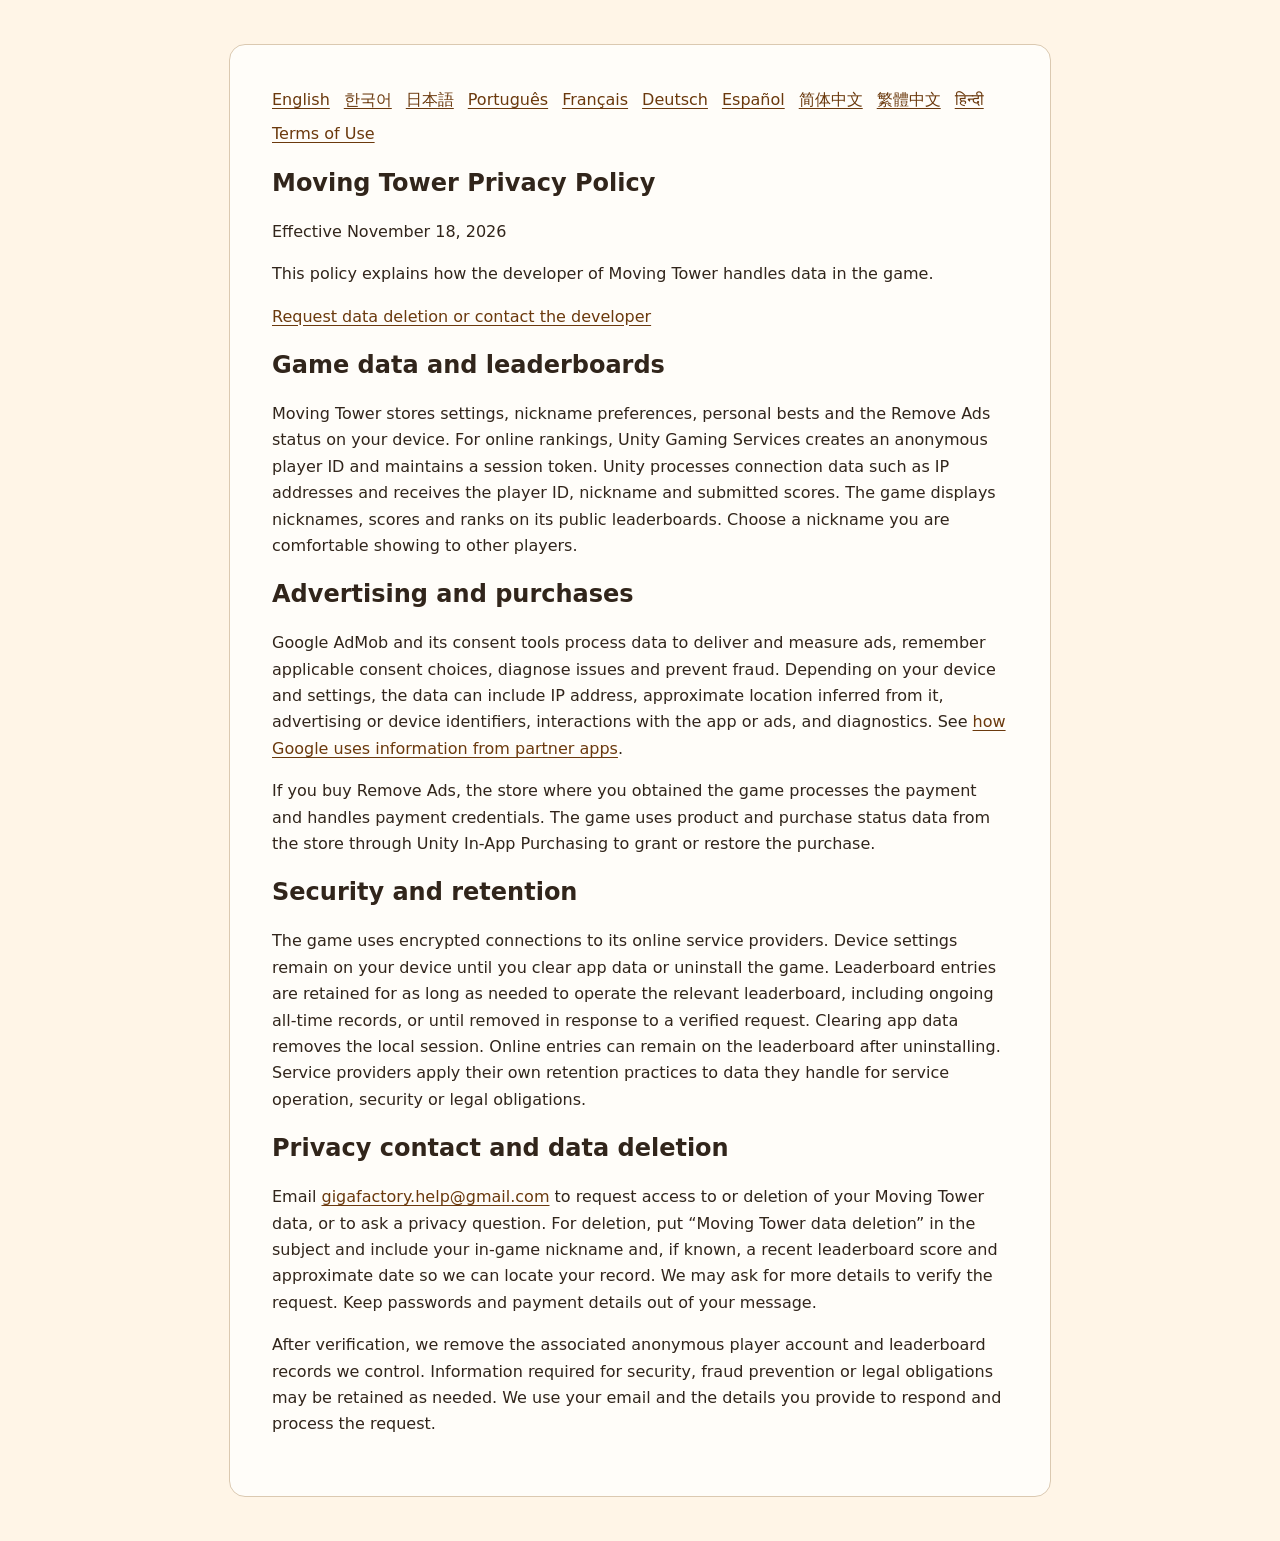
<file: docs/privacy.html>
<!doctype html>
<html lang="en">
<head>
  <meta charset="utf-8">
  <meta name="viewport" content="width=device-width, initial-scale=1">
  <title>Moving Tower Privacy Policy</title>
  <link rel="stylesheet" href="policy.css">
</head>
<body class="localized-policy">
  <main>
    <nav aria-label="Privacy policy navigation">
      <a href="#en" hreflang="en" lang="en">English</a>
      <a href="#ko" hreflang="ko" lang="ko">한국어</a>
      <a href="#ja" hreflang="ja" lang="ja">日本語</a>
      <a href="#pt-BR" hreflang="pt-BR" lang="pt-BR">Português</a>
      <a href="#fr" hreflang="fr" lang="fr">Français</a>
      <a href="#de" hreflang="de" lang="de">Deutsch</a>
      <a href="#es" hreflang="es" lang="es">Español</a>
      <a href="#zh-Hans" hreflang="zh-Hans" lang="zh-Hans">简体中文</a>
      <a href="#zh-Hant" hreflang="zh-Hant" lang="zh-Hant">繁體中文</a>
      <a href="#hi" hreflang="hi" lang="hi">हिन्दी</a>
      <a href="terms.html#en">Terms of Use</a>
    </nav>
    <article id="en" lang="en">
      <h1>Moving Tower Privacy Policy</h1>
      <p>Effective November 18, 2026</p>
      <p>This policy explains how the developer of Moving Tower handles data in the game.</p>
      <p><a href="#data-deletion">Request data deletion or contact the developer</a></p>

      <h2>Game data and leaderboards</h2>
      <p>Moving Tower stores settings, nickname preferences, personal bests and the Remove Ads status on your device. For online rankings, Unity Gaming Services creates an anonymous player ID and maintains a session token. Unity processes connection data such as IP addresses and receives the player ID, nickname and submitted scores. The game displays nicknames, scores and ranks on its public leaderboards. Choose a nickname you are comfortable showing to other players.</p>

      <h2>Advertising and purchases</h2>
      <p>Google AdMob and its consent tools process data to deliver and measure ads, remember applicable consent choices, diagnose issues and prevent fraud. Depending on your device and settings, the data can include IP address, approximate location inferred from it, advertising or device identifiers, interactions with the app or ads, and diagnostics. See <a href="https://policies.google.com/technologies/partner-sites">how Google uses information from partner apps</a>.</p>
      <p>If you buy Remove Ads, the store where you obtained the game processes the payment and handles payment credentials. The game uses product and purchase status data from the store through Unity In-App Purchasing to grant or restore the purchase.</p>

      <h2>Security and retention</h2>
      <p>The game uses encrypted connections to its online service providers. Device settings remain on your device until you clear app data or uninstall the game. Leaderboard entries are retained for as long as needed to operate the relevant leaderboard, including ongoing all-time records, or until removed in response to a verified request. Clearing app data removes the local session. Online entries can remain on the leaderboard after uninstalling. Service providers apply their own retention practices to data they handle for service operation, security or legal obligations.</p>

      <h2 id="data-deletion">Privacy contact and data deletion</h2>
      <p>Email <a href="mailto:gigafactory.help@gmail.com">gigafactory.help@gmail.com</a> to request access to or deletion of your Moving Tower data, or to ask a privacy question. For deletion, put “Moving Tower data deletion” in the subject and include your in-game nickname and, if known, a recent leaderboard score and approximate date so we can locate your record. We may ask for more details to verify the request. Keep passwords and payment details out of your message.</p>
      <p>After verification, we remove the associated anonymous player account and leaderboard records we control. Information required for security, fraud prevention or legal obligations may be retained as needed. We use your email and the details you provide to respond and process the request.</p>
    </article>

    <article id="ko" lang="ko">
      <h1>무빙 타워 개인정보처리방침</h1>
      <p>시행일 2026년 11월 18일</p>
      <p>이 방침은 무빙 타워(Moving Tower) 개발자가 게임에서 데이터를 처리하는 방법을 안내합니다.</p>
      <p><a href="#data-deletion-ko">데이터 삭제 요청 및 개인정보 문의</a></p>

      <h2>게임 데이터와 랭킹</h2>
      <p>게임 설정, 닉네임, 개인 기록, 광고 제거 구매 상태는 기기에 저장됩니다. 온라인 랭킹을 이용할 때 Unity Gaming Services는 익명 플레이어 ID를 생성하고 로그인 세션을 유지합니다. Unity는 IP 주소 등 연결 정보와 플레이어 ID, 닉네임, 제출한 점수를 처리합니다. 랭킹에서 다른 플레이어가 닉네임, 점수와 순위를 볼 수 있으니 공개 가능한 닉네임을 사용해 주세요.</p>

      <h2>광고와 결제</h2>
      <p>Google AdMob 및 광고 동의 기능은 광고 표시와 성과 측정, 동의 설정 반영, 오류 진단, 부정 이용 방지를 위해 데이터를 처리합니다. 기기와 설정에 따라 IP 주소와 이를 통해 추정한 대략적인 위치, 광고 또는 기기 식별자, 앱과 광고 상호작용, 진단 정보가 포함될 수 있습니다. 자세한 내용은 <a href="https://policies.google.com/technologies/partner-sites?hl=ko">Google의 파트너 앱 정보 사용 안내</a>에서 확인할 수 있습니다.</p>
      <p>광고 제거 상품을 구입하면 게임을 설치한 스토어가 결제와 결제 수단 정보를 처리합니다. 게임은 Unity 인앱 결제를 통해 스토어의 상품 및 구매 상태 정보를 확인해 구매를 적용하거나 복원합니다.</p>

      <h2>보호 및 보관</h2>
      <p>게임은 온라인 서비스 제공업체와 통신할 때 전송을 암호화합니다. 기기 설정은 앱 데이터를 지우거나 앱을 삭제할 때까지 기기에 남습니다. 온라인 기록은 해당 랭킹을 운영하는 데 필요한 기간에 보관되며, 확인된 삭제 요청에 따라 제거됩니다. 앱을 삭제해도 온라인 랭킹 기록은 남을 수 있습니다. 서비스 제공업체는 서비스 운영, 보안 및 법적 의무를 위해 각자의 보관 기준을 적용합니다.</p>

      <h2 id="data-deletion-ko">개인정보 문의 및 데이터 삭제</h2>
      <p>개인정보 열람이나 삭제 요청, 기타 문의는 <a href="mailto:gigafactory.help@gmail.com">gigafactory.help@gmail.com</a>로 보내 주세요. 삭제를 요청할 때는 제목에 ‘무빙 타워 데이터 삭제’를 적고, 게임 닉네임과 알고 계신 최근 랭킹 점수 및 대략적인 플레이 날짜를 알려 주세요. 기록을 찾고 요청자를 확인하기 위해 추가 정보를 요청할 수 있습니다. 비밀번호나 결제 수단 정보는 보내지 마세요.</p>
      <p>요청을 확인하면 개발자가 관리하는 익명 플레이어 계정과 관련 랭킹 기록을 삭제합니다. 보안, 부정 이용 방지 또는 법적 의무상 보관이 필요한 정보는 해당 목적에 필요한 기간 동안 보관할 수 있습니다. 이메일 주소와 제출 정보는 문의에 답하고 요청을 처리하는 데 사용합니다.</p>
    </article>

    <article id="ja" lang="ja">
      <h1>ムービングタワー プライバシーポリシー</h1>
      <p>2026年11月18日発効</p>
      <p>本ポリシーは、ムービングタワー（Moving Tower）の開発者がゲーム内のデータをどのように取り扱うかを説明します。</p>
      <p><a href="#data-deletion-ja">データの削除申請とお問い合わせ</a></p>

      <h2>ゲームデータとランキング</h2>
      <p>ゲーム設定、ニックネーム、自己ベスト、広告削除の購入状況は端末に保存されます。オンラインランキングを利用すると、Unity Gaming Services が匿名プレイヤー ID を作成し、セッショントークンを管理します。Unity は IP アドレスなどの接続情報、プレイヤー ID、ニックネーム、送信したスコアを処理します。公開ランキングにはニックネーム、スコア、順位が表示されます。他のプレイヤーに公開してもよいニックネームを選んでください。</p>

      <h2>広告と購入</h2>
      <p>Google AdMob と同意管理ツールは、広告の配信と効果測定、同意設定の保存、不具合の診断、不正防止のためにデータを処理します。端末や設定によって、IP アドレスとそこから推定されるおおよその位置、広告識別子や端末識別子、アプリや広告の操作情報、診断情報が含まれることがあります。詳しくは <a href="https://policies.google.com/technologies/partner-sites?hl=ja">Google のパートナーアプリのデータ利用について</a>をご覧ください。</p>
      <p>広告削除を購入する場合、ゲームを入手したストアが決済と支払い方法の情報を処理します。ゲームは Unity In-App Purchasing を通じてストアの商品情報と購入状況を確認し、購入を反映または復元します。</p>

      <h2>安全管理と保管</h2>
      <p>ゲームはオンラインサービスとの通信を暗号化します。端末の設定は、アプリのデータを消去するかゲームをアンインストールするまで端末に残ります。ランキング記録は、通算ランキングを含む各ランキングの運営に必要な期間、または確認済みの削除申請により取り除かれるまで保管されます。アプリデータを消去すると端末内のセッションは失われます。アンインストール後もオンライン記録が残る場合があります。サービス提供者は、サービスの運営、安全管理、法令上の義務のために取り扱うデータにそれぞれの保管方針を適用します。</p>

      <h2 id="data-deletion-ja">個人情報のお問い合わせとデータの削除</h2>
      <p>データの開示、削除、プライバシーに関するお問い合わせは <a href="mailto:gigafactory.help@gmail.com">gigafactory.help@gmail.com</a> までご連絡ください。削除申請の件名には「ムービングタワー データ削除」と記載し、ゲーム内のニックネーム、分かる場合は最近のランキングスコアとおおよそのプレイ日をお知らせください。申請の確認に追加情報をお願いする場合があります。パスワードや支払い方法の情報は送信しないでください。</p>
      <p>申請を確認した後、開発者が管理する匿名プレイヤーアカウントと関連するランキング記録を削除します。安全管理、不正防止、法令上の義務に必要な情報は、その目的に必要な期間保管される場合があります。メールアドレスと送信された情報は、回答と申請の処理に使用します。</p>
    </article>

    <article id="pt-BR" lang="pt-BR">
      <h1>Política de Privacidade do Moving Tower</h1>
      <p>Em vigor desde 18 de novembro de 2026</p>
      <p>Esta política explica como o desenvolvedor do Moving Tower trata os dados no jogo.</p>
      <p><a href="#data-deletion-pt-BR">Solicitar a exclusão de dados ou entrar em contato</a></p>

      <h2>Dados do jogo e classificações</h2>
      <p>O Moving Tower salva no dispositivo as configurações, o apelido, os recordes pessoais e o status da compra de remoção de anúncios. Para as classificações online, o Unity Gaming Services cria um identificador anônimo de jogador e mantém um token de sessão. A Unity trata dados de conexão, como o endereço IP, e recebe o identificador do jogador, o apelido e as pontuações enviadas. As classificações públicas mostram os apelidos, as pontuações e as posições. Escolha um apelido que você se sinta à vontade para mostrar a outros jogadores.</p>

      <h2>Publicidade e compras</h2>
      <p>O Google AdMob e suas ferramentas de consentimento tratam dados para exibir e medir anúncios, registrar as escolhas de consentimento, diagnosticar problemas e prevenir fraudes. Dependendo do dispositivo e das configurações, isso pode incluir o endereço IP, a localização aproximada estimada a partir dele, identificadores de publicidade ou do dispositivo, interações com o app ou os anúncios e dados de diagnóstico. Consulte <a href="https://policies.google.com/technologies/partner-sites?hl=pt-BR">como o Google usa informações de apps parceiros</a>.</p>
      <p>Ao comprar a remoção de anúncios, a loja onde você obteve o jogo processa o pagamento e os dados do meio de pagamento. O jogo usa informações de produto e de status da compra fornecidas pela loja por meio do Unity In-App Purchasing para aplicar ou restaurar a compra.</p>

      <h2>Segurança e retenção</h2>
      <p>O jogo usa conexões criptografadas com seus prestadores de serviços online. As configurações ficam no dispositivo até você limpar os dados do app ou desinstalar o jogo. Os registros das classificações são mantidos pelo tempo necessário para operar cada classificação, incluindo a geral, ou até serem removidos após uma solicitação verificada. Limpar os dados do app elimina a sessão local. Os registros online podem permanecer após a desinstalação. Os prestadores aplicam suas próprias práticas de retenção aos dados que tratam para operar os serviços, garantir a segurança ou cumprir obrigações legais.</p>

      <h2 id="data-deletion-pt-BR">Contato de privacidade e exclusão de dados</h2>
      <p>Envie um e-mail para <a href="mailto:gigafactory.help@gmail.com">gigafactory.help@gmail.com</a> para solicitar acesso aos dados do Moving Tower, pedir a exclusão ou esclarecer dúvidas de privacidade. Para excluir dados, escreva “Exclusão de dados do Moving Tower” no assunto e informe seu apelido no jogo. Se souber, indique uma pontuação recente na classificação e a data aproximada para ajudar a localizar o registro. Podemos pedir informações adicionais para verificar a solicitação. Evite enviar senhas ou dados de pagamento.</p>
      <p>Após a verificação, excluímos a conta anônima e os registros associados da classificação que estão sob nosso controle. Informações necessárias para segurança, prevenção de fraudes ou cumprimento de obrigações legais podem ser retidas pelo tempo necessário. Usamos seu endereço de e-mail e as informações fornecidas para responder e processar a solicitação.</p>
    </article>

    <article id="fr" lang="fr">
      <h1>Politique de confidentialité de Moving Tower</h1>
      <p>En vigueur depuis le 18 novembre 2026</p>
      <p>Cette politique explique comment le développeur de Moving Tower traite les données dans le jeu.</p>
      <p><a href="#data-deletion-fr">Demander la suppression des données ou contacter le développeur</a></p>

      <h2>Données du jeu et classements</h2>
      <p>Moving Tower enregistre sur votre appareil les réglages, le pseudonyme, les records personnels et le statut de l’achat de suppression des publicités. Pour les classements en ligne, Unity Gaming Services crée un identifiant de joueur anonyme et conserve un jeton de session. Unity traite les données de connexion, comme l’adresse IP, et reçoit l’identifiant du joueur, le pseudonyme et les scores envoyés. Les classements publics affichent les pseudonymes, les scores et les rangs. Choisissez un pseudonyme que vous acceptez de rendre visible aux autres joueurs.</p>

      <h2>Publicité et achats</h2>
      <p>Google AdMob et ses outils de consentement traitent des données pour diffuser et mesurer les publicités, mémoriser les choix de consentement, diagnostiquer les problèmes et prévenir la fraude. Selon l’appareil et les réglages, ces données peuvent comprendre l’adresse IP, la localisation approximative déduite de celle-ci, les identifiants publicitaires ou de l’appareil, les interactions avec l’application ou les publicités et les données de diagnostic. Consultez <a href="https://policies.google.com/technologies/partner-sites?hl=fr">l’explication de Google sur l’utilisation des données des applications partenaires</a>.</p>
      <p>Si vous achetez la suppression des publicités, la boutique où vous avez obtenu le jeu traite le paiement et les informations relatives au moyen de paiement. Le jeu utilise les informations sur le produit et le statut d’achat fournies par la boutique via Unity In-App Purchasing pour appliquer ou restaurer l’achat.</p>

      <h2>Sécurité et conservation</h2>
      <p>Le jeu utilise des connexions chiffrées avec ses fournisseurs de services en ligne. Les réglages restent sur l’appareil jusqu’à l’effacement des données de l’application ou la désinstallation du jeu. Les entrées sont conservées le temps nécessaire au fonctionnement du classement concerné, notamment des classements de tous les temps, ou jusqu’à leur suppression à la suite d’une demande vérifiée. L’effacement des données de l’application supprime la session locale. Des entrées en ligne peuvent subsister après la désinstallation. Les fournisseurs appliquent leurs propres règles de conservation aux données qu’ils traitent pour assurer le fonctionnement et la sécurité des services ou satisfaire à des obligations légales.</p>

      <h2 id="data-deletion-fr">Contact et suppression des données</h2>
      <p>Pour demander l’accès à vos données Moving Tower, leur suppression ou poser une question, écrivez à <a href="mailto:gigafactory.help@gmail.com">gigafactory.help@gmail.com</a>. Pour une suppression, indiquez « Suppression de données Moving Tower » en objet et précisez votre pseudonyme dans le jeu. Si vous les connaissez, ajoutez un score récent au classement et sa date approximative. Nous pouvons demander des informations complémentaires pour vérifier la demande. Évitez de transmettre des mots de passe ou des informations de paiement.</p>
      <p>Après vérification, nous supprimons le compte de joueur anonyme et les entrées associées que nous contrôlons. Les données nécessaires à la sécurité, à la prévention de la fraude ou au respect d’obligations légales peuvent être conservées pendant la durée nécessaire. Votre adresse e-mail et les informations communiquées nous servent à répondre et à traiter la demande.</p>
    </article>

    <article id="de" lang="de">
      <h1>Datenschutzerklärung für Moving Tower</h1>
      <p>Gültig seit dem 18. November 2026</p>
      <p>Diese Erklärung beschreibt, wie der Entwickler von Moving Tower Daten im Spiel verarbeitet.</p>
      <p><a href="#data-deletion-de">Datenlöschung beantragen oder Kontakt aufnehmen</a></p>

      <h2>Spieldaten und Ranglisten</h2>
      <p>Moving Tower speichert Einstellungen, Spitznamen, persönliche Bestleistungen und den Kaufstatus für die Entfernung von Werbung auf dem Gerät. Für Online-Ranglisten erstellt Unity Gaming Services eine anonyme Spieler-ID und verwaltet ein Sitzungstoken. Unity verarbeitet Verbindungsdaten wie IP-Adressen und erhält die Spieler-ID, den Spitznamen und übermittelte Punktestände. Öffentliche Ranglisten zeigen Spitznamen, Punktestände und Platzierungen. Wähle einen Spitznamen, den du anderen Spielern anzeigen möchtest.</p>

      <h2>Werbung und Käufe</h2>
      <p>Google AdMob und seine Einwilligungswerkzeuge verarbeiten Daten, um Werbung auszuliefern und zu messen, Einwilligungsentscheidungen zu speichern, Probleme zu diagnostizieren und Betrug zu verhindern. Je nach Gerät und Einstellungen können dazu IP-Adressen, daraus abgeleitete ungefähre Standorte, Werbe- oder Gerätekennungen, Interaktionen mit der App oder Werbung und Diagnosedaten gehören. Weitere Informationen findest du unter <a href="https://policies.google.com/technologies/partner-sites?hl=de">Googles Verarbeitung von Daten aus Partner-Apps</a>.</p>
      <p>Beim Kauf der Werbeentfernung verarbeitet der Store, über den du das Spiel bezogen hast, die Zahlung und die Zahlungsdaten. Das Spiel verwendet über Unity In-App Purchasing bereitgestellte Produkt- und Kaufstatusinformationen des Stores, um den Kauf freizuschalten oder wiederherzustellen.</p>

      <h2>Sicherheit und Aufbewahrung</h2>
      <p>Das Spiel kommuniziert verschlüsselt mit Online-Dienstleistern. Einstellungen bleiben auf dem Gerät, bis du die App-Daten löschst oder das Spiel deinstallierst. Einträge werden so lange gespeichert, wie sie für den Betrieb der jeweiligen Rangliste einschließlich der Gesamtrangliste erforderlich sind, oder bis sie auf eine verifizierte Anfrage hin entfernt werden. Das Löschen der App-Daten entfernt die lokale Sitzung. Online-Einträge können nach der Deinstallation bestehen bleiben. Dienstleister wenden für Daten, die sie für den Betrieb, die Sicherheit oder zur Erfüllung gesetzlicher Pflichten verarbeiten, ihre eigenen Aufbewahrungsregeln an.</p>

      <h2 id="data-deletion-de">Datenschutzkontakt und Datenlöschung</h2>
      <p>Schreibe an <a href="mailto:gigafactory.help@gmail.com">gigafactory.help@gmail.com</a>, wenn du Auskunft über deine Moving-Tower-Daten oder deren Löschung beantragen möchtest oder Fragen zum Datenschutz hast. Nutze für Löschanfragen den Betreff „Moving Tower Datenlöschung“ und gib deinen Spitznamen im Spiel an. Falls bekannt, nenne einen aktuellen Ranglistenpunktestand und das ungefähre Spieldatum. Zur Prüfung der Anfrage können wir weitere Angaben benötigen. Sende keine Passwörter oder Zahlungsdaten.</p>
      <p>Nach der Prüfung löschen wir das anonyme Spielerkonto und zugehörige Ranglisteneinträge, die wir verwalten. Für Sicherheit, Betrugsprävention oder gesetzliche Pflichten erforderliche Informationen können so lange wie nötig aufbewahrt werden. Deine E-Mail-Adresse und die bereitgestellten Angaben verwenden wir zur Beantwortung und Bearbeitung der Anfrage.</p>
    </article>

    <article id="es" lang="es">
      <h1>Política de privacidad de Moving Tower</h1>
      <p>En vigor desde el 18 de noviembre de 2026</p>
      <p>Esta política explica cómo el desarrollador de Moving Tower trata los datos en el juego.</p>
      <p><a href="#data-deletion-es">Solicitar la eliminación de datos o contactar con el desarrollador</a></p>

      <h2>Datos del juego y clasificaciones</h2>
      <p>Moving Tower guarda en tu dispositivo los ajustes, el apodo, los récords personales y el estado de la compra para eliminar anuncios. Para las clasificaciones en línea, Unity Gaming Services crea un identificador anónimo de jugador y mantiene un token de sesión. Unity trata datos de conexión como la dirección IP y recibe el identificador, el apodo y las puntuaciones enviadas. Las clasificaciones públicas muestran los apodos, las puntuaciones y las posiciones. Elige un apodo que quieras mostrar a otros jugadores.</p>

      <h2>Publicidad y compras</h2>
      <p>Google AdMob y sus herramientas de consentimiento tratan datos para mostrar y medir anuncios, conservar las decisiones de consentimiento, diagnosticar problemas y prevenir el fraude. Según el dispositivo y los ajustes, los datos pueden incluir la dirección IP, la ubicación aproximada deducida de ella, identificadores publicitarios o del dispositivo, interacciones con la app o con anuncios y datos de diagnóstico. Consulta <a href="https://policies.google.com/technologies/partner-sites?hl=es">cómo usa Google la información de aplicaciones asociadas</a>.</p>
      <p>Si compras la eliminación de anuncios, la tienda donde obtuviste el juego procesa el pago y los datos del medio de pago. El juego utiliza información del producto y del estado de la compra de la tienda a través de Unity In-App Purchasing para aplicar o restaurar la compra.</p>

      <h2>Seguridad y conservación</h2>
      <p>El juego usa conexiones cifradas con sus proveedores de servicios en línea. Los ajustes se conservan en el dispositivo hasta que borres los datos de la app o desinstales el juego. Las entradas se conservan durante el tiempo necesario para operar la clasificación correspondiente, incluidas las clasificaciones históricas, o hasta que se eliminen tras una solicitud verificada. Al borrar los datos de la app se elimina la sesión local. Los registros en línea pueden permanecer después de desinstalar el juego. Los proveedores aplican sus propias prácticas de conservación a los datos que tratan para operar los servicios, garantizar la seguridad o cumplir obligaciones legales.</p>

      <h2 id="data-deletion-es">Contacto de privacidad y eliminación de datos</h2>
      <p>Escribe a <a href="mailto:gigafactory.help@gmail.com">gigafactory.help@gmail.com</a> para solicitar acceso a tus datos de Moving Tower, pedir su eliminación o hacer una consulta de privacidad. Para una eliminación, indica «Eliminación de datos de Moving Tower» en el asunto e incluye tu apodo en el juego. Si los sabes, añade una puntuación reciente en la clasificación y la fecha aproximada. Podemos pedirte más información para verificar la solicitud. Evita enviar contraseñas o datos de pago.</p>
      <p>Tras verificar la solicitud, eliminamos la cuenta anónima de jugador y las entradas de clasificación asociadas que controlamos. La información necesaria por motivos de seguridad, prevención del fraude u obligaciones legales puede conservarse el tiempo necesario. Usamos tu dirección de correo electrónico y los datos que nos facilites para responder y gestionar la solicitud.</p>
    </article>

    <article id="zh-Hans" lang="zh-Hans">
      <h1>Moving Tower 隐私政策</h1>
      <p>自 2026 年 11 月 18 日起生效</p>
      <p>本政策说明 Moving Tower 的开发者如何在游戏中处理数据。</p>
      <p><a href="#data-deletion-zh-Hans">申请删除数据或联系开发者</a></p>

      <h2>游戏数据和排行榜</h2>
      <p>Moving Tower 会在设备上保存设置、昵称、个人最佳记录和移除广告的购买状态。为提供在线排行榜，Unity Gaming Services 会生成匿名玩家 ID 并维护会话令牌。Unity 会处理 IP 地址等连接数据，并接收玩家 ID、昵称和提交的分数。公开排行榜会显示昵称、分数和名次。请选择你愿意向其他玩家公开的昵称。</p>

      <h2>广告与购买</h2>
      <p>Google AdMob 及其同意管理工具会处理数据，用于投放广告、衡量广告效果、保存同意设置、诊断问题和防止欺诈。根据设备和设置，这些数据可能包括 IP 地址、由此推断的大致位置、广告或设备标识符、与应用或广告的互动信息以及诊断数据。请参阅 <a href="https://policies.google.com/technologies/partner-sites?hl=zh-CN">Google 如何使用合作伙伴应用的信息</a>。</p>
      <p>如果购买移除广告，提供本游戏的应用商店会处理付款和支付凭据信息。游戏通过 Unity In-App Purchasing 使用商店提供的商品和购买状态信息来生效或恢复购买。</p>

      <h2>安全和保存期限</h2>
      <p>游戏通过加密连接与在线服务提供商通信。设备设置会保存在本机，直到你清除应用数据或卸载游戏。排行榜记录会保存在运营相应排行榜（包括历史总榜）所需的期间内，或在核实删除请求后移除。清除应用数据会删除本机会话，卸载后在线记录仍可能保留。各服务提供商会依照自己的保留规则处理用于服务运营、安全和履行法律义务的数据。</p>

      <h2 id="data-deletion-zh-Hans">隐私联系和数据删除</h2>
      <p>如需访问或删除 Moving Tower 数据，或咨询隐私问题，请发送邮件至 <a href="mailto:gigafactory.help@gmail.com">gigafactory.help@gmail.com</a>。申请删除时，请在主题中注明“Moving Tower 数据删除”，并提供游戏昵称。如果知道，也请提供近期排行榜分数和大致的游玩日期。我们可能需要补充信息以核实请求。请勿发送密码或付款信息。</p>
      <p>核实后，我们会删除由我们管理的匿名玩家账号和相关排行榜记录。为保障安全、防止欺诈或履行法律义务所需的信息可能会在必要期间内保留。我们会使用你的电子邮件地址及你提供的信息来回复和处理请求。</p>
    </article>

    <article id="zh-Hant" lang="zh-Hant">
      <h1>Moving Tower 隱私權政策</h1>
      <p>自 2026 年 11 月 18 日起生效</p>
      <p>本政策說明 Moving Tower 開發者如何處理遊戲中的資料。</p>
      <p><a href="#data-deletion-zh-Hant">申請刪除資料或聯絡開發者</a></p>

      <h2>遊戲資料與排行榜</h2>
      <p>Moving Tower 會在裝置上儲存設定、暱稱、個人最佳紀錄和移除廣告的購買狀態。為提供線上排行榜，Unity Gaming Services 會建立匿名玩家 ID，並維護工作階段權杖。Unity 會處理 IP 位址等連線資料，並接收玩家 ID、暱稱與提交的分數。公開排行榜會顯示暱稱、分數與名次。請選擇你願意向其他玩家公開的暱稱。</p>

      <h2>廣告與購買</h2>
      <p>Google AdMob 和同意管理工具會處理資料，以刊登廣告、衡量廣告成效、保存同意設定、診斷問題及防止詐欺。依裝置和設定而定，資料可能包括 IP 位址、由此推估的大致位置、廣告或裝置識別碼、與應用程式或廣告的互動資訊及診斷資料。請參閱 <a href="https://policies.google.com/technologies/partner-sites?hl=zh-TW">Google 如何使用合作夥伴應用程式的資訊</a>。</p>
      <p>若購買移除廣告，提供本遊戲的應用程式商店會處理付款及付款方式資訊。遊戲透過 Unity In-App Purchasing 使用商店提供的商品與購買狀態資訊，以套用或回復購買項目。</p>

      <h2>安全與保存期限</h2>
      <p>遊戲透過加密連線與線上服務提供者通訊。裝置設定會保留在本機，直到你清除應用程式資料或解除安裝遊戲。排行榜紀錄會在營運相應排行榜（包括歷史總榜）所需期間內保存，或於刪除請求經確認後移除。清除應用程式資料會移除本機工作階段，解除安裝後線上紀錄仍可能保留。服務提供者會依各自的保存政策處理服務營運、安全維護及履行法律義務所需的資料。</p>

      <h2 id="data-deletion-zh-Hant">隱私聯絡與資料刪除</h2>
      <p>如需存取或刪除 Moving Tower 資料，或有隱私疑問，請寄信至 <a href="mailto:gigafactory.help@gmail.com">gigafactory.help@gmail.com</a>。申請刪除時，請在主旨註明「Moving Tower 資料刪除」，並提供遊戲暱稱。若知道，請一併提供近期排行榜分數與大約的遊玩日期。我們可能會要求補充資訊以確認請求。請勿提供密碼或付款資料。</p>
      <p>確認後，我們會刪除由我們管理的匿名玩家帳號及相關排行榜紀錄。為了安全、防止詐欺或履行法律義務而必要的資訊，可能會在必要期間內保留。你的電子郵件地址和你提供的資訊將用於回覆並處理請求。</p>
    </article>

    <article id="hi" lang="hi">
      <h1>मूविंग टावर की गोपनीयता नीति</h1>
      <p>18 नवंबर 2026 से प्रभावी</p>
      <p>यह नीति बताती है कि मूविंग टावर (Moving Tower) का डेवलपर गेम में डेटा का इस्तेमाल और प्रबंधन कैसे करता है।</p>
      <p><a href="#data-deletion-hi">डेटा मिटाने का अनुरोध करें या डेवलपर से संपर्क करें</a></p>

      <h2>गेम का डेटा और रैंकिंग</h2>
      <p>मूविंग टावर आपकी सेटिंग, गेम का उपनाम, व्यक्तिगत रिकॉर्ड और विज्ञापन हटाने की खरीद की स्थिति डिवाइस पर सहेजता है। ऑनलाइन रैंकिंग के लिए Unity Gaming Services एक अनाम खिलाड़ी आईडी बनाती है और सेशन टोकन बनाए रखती है। Unity आईपी पते जैसी कनेक्शन संबंधी जानकारी प्रोसेस करती है और उसे खिलाड़ी की आईडी, उपनाम और भेजे गए स्कोर मिलते हैं। सार्वजनिक लीडरबोर्ड में उपनाम, स्कोर और रैंक दिखाई देते हैं। ऐसा उपनाम चुनें जिसे आप दूसरे खिलाड़ियों को दिखाना चाहते हैं।</p>

      <h2>विज्ञापन और खरीदारियाँ</h2>
      <p>Google AdMob और इसके सहमति टूल विज्ञापन दिखाने और उनके प्रदर्शन को मापने, सहमति के विकल्प याद रखने, समस्याओं की जाँच करने और धोखाधड़ी रोकने के लिए डेटा प्रोसेस करते हैं। डिवाइस और सेटिंग के आधार पर इसमें आईपी पता, उससे अनुमानित सामान्य स्थान, विज्ञापन या डिवाइस की पहचान करने वाली आईडी, ऐप या विज्ञापन के साथ इंटरैक्शन और निदान संबंधी डेटा शामिल हो सकते हैं। जानें कि <a href="https://policies.google.com/technologies/partner-sites?hl=hi">Google पार्टनर ऐप की जानकारी का इस्तेमाल कैसे करता है</a>।</p>
      <p>अगर आप विज्ञापन हटाने की सुविधा खरीदते हैं, तो जिस स्टोर से आपने गेम लिया है वही भुगतान और भुगतान के तरीके की जानकारी संभालता है। गेम खरीद को लागू करने या बहाल करने के लिए Unity In-App Purchasing के ज़रिए स्टोर से उत्पाद और खरीद की स्थिति की जानकारी इस्तेमाल करता है।</p>

      <h2>सुरक्षा और डेटा रखने की अवधि</h2>
      <p>गेम अपने ऑनलाइन सेवा प्रदाताओं से एन्क्रिप्ट किए गए कनेक्शन के ज़रिए संपर्क करता है। सेटिंग तब तक डिवाइस पर रहती हैं जब तक आप ऐप का डेटा साफ़ नहीं करते या गेम अनइंस्टॉल नहीं करते। लीडरबोर्ड की प्रविष्टियाँ संबंधित लीडरबोर्ड, जिसमें अब तक की कुल रैंकिंग भी शामिल है, चलाने के लिए ज़रूरी अवधि तक या किसी सत्यापित अनुरोध पर उन्हें मिटाए जाने तक रखी जाती हैं। ऐप का डेटा साफ़ करने से डिवाइस का स्थानीय सेशन हट जाता है। अनइंस्टॉल करने के बाद भी ऑनलाइन रिकॉर्ड रह सकते हैं। सेवा संचालन, सुरक्षा या कानूनी दायित्वों के लिए इस्तेमाल होने वाले डेटा पर सेवा प्रदाता अपनी डेटा रखने की नीतियाँ लागू करते हैं।</p>

      <h2 id="data-deletion-hi">गोपनीयता के लिए संपर्क और डेटा मिटाना</h2>
      <p>मूविंग टावर का अपना डेटा देखने, मिटाने या गोपनीयता से जुड़ा सवाल पूछने के लिए <a href="mailto:gigafactory.help@gmail.com">gigafactory.help@gmail.com</a> पर ईमेल भेजें। डेटा मिटाने के अनुरोध के विषय में “मूविंग टावर का डेटा मिटाएँ” लिखें और गेम का अपना उपनाम दें। अगर पता हो तो हाल का लीडरबोर्ड स्कोर और खेलने की अनुमानित तारीख भी दें। अनुरोध की पुष्टि करने के लिए हम अतिरिक्त जानकारी माँग सकते हैं। कृपया पासवर्ड या भुगतान का विवरण न भेजें।</p>
      <p>अनुरोध की पुष्टि के बाद हम अपने नियंत्रण में आने वाला अनाम खिलाड़ी खाता और संबंधित लीडरबोर्ड रिकॉर्ड मिटाते हैं। सुरक्षा, धोखाधड़ी रोकने या कानूनी दायित्वों का पालन करने के लिए ज़रूरी जानकारी आवश्यक अवधि तक रखी जा सकती है। आपके ईमेल पते और दी गई जानकारी का इस्तेमाल अनुरोध का जवाब देने और उसे पूरा करने के लिए किया जाता है।</p>
    </article>
  </main>
</body>
</html>
</file>
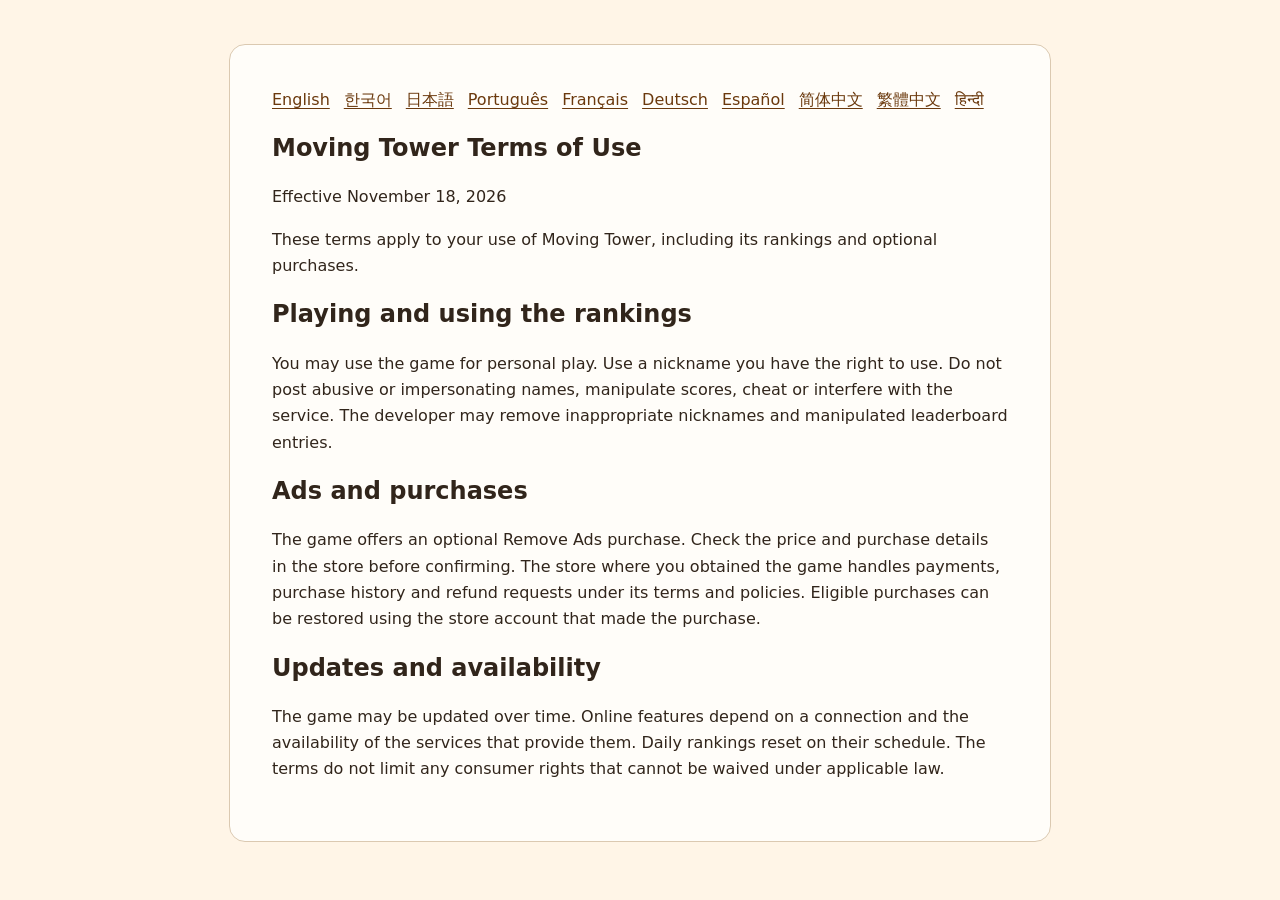
<file: docs/terms.html>
<!doctype html>
<html lang="en">
<head>
  <meta charset="utf-8">
  <meta name="viewport" content="width=device-width, initial-scale=1">
  <title>Moving Tower Terms of Use</title>
  <link rel="stylesheet" href="policy.css">
</head>
<body class="localized-policy">
  <main>
    <nav aria-label="Terms navigation">
      <a href="#en" hreflang="en" lang="en">English</a>
      <a href="#ko" hreflang="ko" lang="ko">한국어</a>
      <a href="#ja" hreflang="ja" lang="ja">日本語</a>
      <a href="#pt-BR" hreflang="pt-BR" lang="pt-BR">Português</a>
      <a href="#fr" hreflang="fr" lang="fr">Français</a>
      <a href="#de" hreflang="de" lang="de">Deutsch</a>
      <a href="#es" hreflang="es" lang="es">Español</a>
      <a href="#zh-Hans" hreflang="zh-Hans" lang="zh-Hans">简体中文</a>
      <a href="#zh-Hant" hreflang="zh-Hant" lang="zh-Hant">繁體中文</a>
      <a href="#hi" hreflang="hi" lang="hi">हिन्दी</a>
    </nav>
    <article id="en" lang="en">
      <h1>Moving Tower Terms of Use</h1>
      <p>Effective November 18, 2026</p>
      <p>These terms apply to your use of Moving Tower, including its rankings and optional purchases.</p>

      <h2>Playing and using the rankings</h2>
      <p>You may use the game for personal play. Use a nickname you have the right to use. Do not post abusive or impersonating names, manipulate scores, cheat or interfere with the service. The developer may remove inappropriate nicknames and manipulated leaderboard entries.</p>

      <h2>Ads and purchases</h2>
      <p>The game offers an optional Remove Ads purchase. Check the price and purchase details in the store before confirming. The store where you obtained the game handles payments, purchase history and refund requests under its terms and policies. Eligible purchases can be restored using the store account that made the purchase.</p>

      <h2>Updates and availability</h2>
      <p>The game may be updated over time. Online features depend on a connection and the availability of the services that provide them. Daily rankings reset on their schedule. The terms do not limit any consumer rights that cannot be waived under applicable law.</p>
    </article>

    <article id="ko" lang="ko">
      <h1>무빙 타워 이용약관</h1>
      <p>시행일 2026년 11월 18일</p>
      <p>이 약관은 무빙 타워(Moving Tower)의 게임 플레이, 랭킹 및 선택 구매에 적용됩니다.</p>

      <h2>게임과 랭킹 이용</h2>
      <p>게임은 개인 플레이 용도로 이용할 수 있습니다. 타인을 사칭하거나 공격적인 닉네임을 사용하고, 점수를 조작하거나 부정한 방법으로 게임과 서비스 운영을 방해하는 행위는 금지됩니다. 개발자는 부적절한 닉네임과 조작된 랭킹 기록을 삭제할 수 있습니다.</p>

      <h2>광고와 구매</h2>
      <p>광고 제거 상품은 선택 구매입니다. 결제 전 스토어에서 가격과 구매 내용을 확인해 주세요. 결제, 구매 내역, 환불 요청에는 게임을 설치한 스토어의 약관과 정책이 적용됩니다. 복원 가능한 상품은 구매에 사용한 스토어 계정으로 복원할 수 있습니다.</p>

      <h2>업데이트와 이용 환경</h2>
      <p>게임은 업데이트될 수 있고, 온라인 기능 이용에는 인터넷 연결과 해당 서비스의 정상 운영이 필요합니다. 일간 랭킹은 예정된 시점에 초기화됩니다. 관련 법률에 따라 포기할 수 없는 소비자 권리는 이 약관의 영향을 받지 않습니다.</p>
    </article>

    <article id="ja" lang="ja">
      <h1>ムービングタワー 利用規約</h1>
      <p>2026年11月18日発効</p>
      <p>本規約は、ムービングタワー（Moving Tower）のプレイ、ランキングの利用および任意の購入に適用されます。</p>
      <h2>ゲームとランキングの利用</h2>
      <p>ゲームは個人で楽しむ目的で利用できます。使用する権利のあるニックネームを選んでください。他人になりすます名前や侮辱的な名前の使用、スコアの改ざん、不正行為、サービスの妨害は禁止します。開発者は不適切なニックネームや不正に操作されたランキング記録を削除することがあります。</p>
      <h2>広告と購入</h2>
      <p>広告を削除する機能は任意で購入できます。確定前にストアで価格と購入内容を確認してください。支払い、購入履歴、返金の申請は、ゲームを入手したストアがその規約とポリシーに従って処理します。対象となる購入は、購入時に使用したストアアカウントで復元できます。</p>
      <h2>アップデートと利用環境</h2>
      <p>ゲームはアップデートされることがあります。オンライン機能を利用するにはインターネット接続と関連サービスが利用可能であることが必要です。日間ランキングは所定の時刻にリセットされます。適用法令により放棄できない消費者の権利は、本規約によって制限されません。</p>
    </article>

    <article id="pt-BR" lang="pt-BR">
      <h1>Termos de Uso do Moving Tower</h1>
      <p>Em vigor desde 18 de novembro de 2026</p>
      <p>Estes termos se aplicam ao uso do Moving Tower, incluindo as classificações e as compras opcionais.</p>
      <h2>Jogo e classificações</h2>
      <p>Você pode usar o jogo para lazer pessoal. Escolha um apelido que você tenha direito de usar. Usar nomes ofensivos ou se passar por outra pessoa, manipular pontuações, trapacear ou interferir no serviço são condutas proibidas. O desenvolvedor pode remover apelidos inadequados e registros de pontuações manipuladas.</p>
      <h2>Anúncios e compras</h2>
      <p>Remover os anúncios é uma compra opcional. Confira o preço e os detalhes na loja antes de confirmar. A loja onde você obteve o jogo processa os pagamentos, mantém o histórico de compras e trata os pedidos de reembolso de acordo com seus termos e políticas. Você pode restaurar compras elegíveis usando a conta da loja com que fez a compra.</p>
      <h2>Atualizações e disponibilidade</h2>
      <p>O jogo poderá receber atualizações. Os recursos online dependem de uma conexão à internet e da disponibilidade dos serviços correspondentes. As classificações diárias são reiniciadas no horário programado. Estes termos respeitam os direitos do consumidor que não podem ser renunciados nos termos da legislação aplicável.</p>
    </article>

    <article id="fr" lang="fr">
      <h1>Conditions d’utilisation de Moving Tower</h1>
      <p>En vigueur depuis le 18 novembre 2026</p>
      <p>Ces conditions s’appliquent à l’utilisation de Moving Tower, y compris à ses classements et à ses achats facultatifs.</p>
      <h2>Jeu et classements</h2>
      <p>Vous pouvez utiliser le jeu à titre personnel. Choisissez un pseudonyme que vous avez le droit d’utiliser. L’utilisation de pseudonymes injurieux ou usurpant l’identité d’autrui, la manipulation des scores, la triche et la perturbation du service sont interdites. Le développeur peut supprimer les pseudonymes inappropriés et les scores manipulés dans le classement.</p>
      <h2>Publicités et achats</h2>
      <p>La suppression des publicités est un achat facultatif. Vérifiez le prix et les détails de l’achat dans la boutique avant de confirmer. La boutique où vous avez obtenu le jeu traite les paiements, l’historique des achats et les demandes de remboursement selon ses propres conditions et politiques. Pour restaurer un achat éligible, utilisez le compte de boutique qui a servi à l’acheter.</p>
      <h2>Mises à jour et disponibilité</h2>
      <p>Le jeu peut être mis à jour. Les fonctionnalités en ligne nécessitent une connexion à Internet et dépendent de la disponibilité des services concernés. Les classements quotidiens sont réinitialisés à l’heure prévue. Ces conditions respectent les droits des consommateurs auxquels la loi applicable interdit de renoncer.</p>
    </article>

    <article id="de" lang="de">
      <h1>Nutzungsbedingungen für Moving Tower</h1>
      <p>Gültig seit dem 18. November 2026</p>
      <p>Diese Bedingungen gelten für die Nutzung von Moving Tower einschließlich der Ranglisten und optionalen Käufe.</p>
      <h2>Spiel und Ranglisten</h2>
      <p>Du kannst das Spiel privat nutzen. Wähle einen Spitznamen, den du verwenden darfst. Beleidigende Spitznamen, Identitätsvortäuschung, die Manipulation von Punkteständen, Betrug im Spiel und die Störung des Dienstes sind verboten. Der Entwickler kann unangemessene Spitznamen und manipulierte Ranglisteneinträge entfernen.</p>
      <h2>Werbung und Käufe</h2>
      <p>Werbung zu entfernen ist ein optionaler Kauf. Prüfe den Preis und die Kaufdetails im Store, bevor du den Kauf bestätigst. Der Store, über den du das Spiel bezogen hast, wickelt Zahlungen ab, führt den Kaufverlauf und bearbeitet Erstattungsanträge nach seinen Bedingungen und Richtlinien. Wiederherstellbare Käufe kannst du mit dem Store-Konto wiederherstellen, mit dem du sie getätigt hast.</p>
      <h2>Updates und Verfügbarkeit</h2>
      <p>Das Spiel kann aktualisiert werden. Online-Funktionen setzen eine Internetverbindung und die Verfügbarkeit der jeweiligen Dienste voraus. Die täglichen Ranglisten werden zu den vorgesehenen Zeiten zurückgesetzt. Zwingende Verbraucherrechte nach geltendem Recht bleiben durch diese Bedingungen unberührt.</p>
    </article>

    <article id="es" lang="es">
      <h1>Condiciones de uso de Moving Tower</h1>
      <p>En vigor desde el 18 de noviembre de 2026</p>
      <p>Estas condiciones se aplican al uso de Moving Tower, incluidas sus clasificaciones y compras opcionales.</p>
      <h2>Juego y clasificaciones</h2>
      <p>Puedes usar el juego para tu entretenimiento personal. Elige un apodo que tengas derecho a usar. Está prohibido usar apodos ofensivos o suplantar a otras personas, manipular puntuaciones, hacer trampas o interferir con el servicio. El desarrollador puede retirar apodos inapropiados y registros manipulados de las clasificaciones.</p>
      <h2>Anuncios y compras</h2>
      <p>Eliminar los anuncios es una compra opcional. Comprueba el precio y los detalles de la compra en la tienda antes de confirmar. La tienda en la que obtuviste el juego gestiona los pagos, el historial de compras y las solicitudes de reembolso según sus condiciones y políticas. Puedes restaurar las compras que cumplan los requisitos usando la cuenta de la tienda con la que las realizaste.</p>
      <h2>Actualizaciones y disponibilidad</h2>
      <p>El juego puede recibir actualizaciones. Las funciones en línea requieren una conexión a Internet y dependen de la disponibilidad de los servicios correspondientes. Las clasificaciones diarias se reinician a la hora prevista. Estas condiciones respetan los derechos del consumidor que sean irrenunciables conforme a la legislación aplicable.</p>
    </article>

    <article id="zh-Hans" lang="zh-Hans">
      <h1>Moving Tower 使用条款</h1>
      <p>自 2026 年 11 月 18 日起生效</p>
      <p>本条款适用于 Moving Tower 的游戏体验、排行榜和可选购买。</p>
      <h2>游戏与排行榜</h2>
      <p>你可以出于个人娱乐目的使用本游戏。请选择你有权使用的昵称。禁止使用侮辱性昵称、冒充他人、操纵分数、作弊或干扰服务。开发者可以移除不当昵称和被操纵的排行榜记录。</p>
      <h2>广告与购买</h2>
      <p>移除广告是可选的付费项目。确认购买前，请在应用商店查看价格和购买详情。提供本游戏的应用商店会根据其条款和政策处理付款、购买记录与退款申请。使用购买时的商店账户可恢复符合条件的购买项目。</p>
      <h2>更新与可用性</h2>
      <p>本游戏可能会更新。在线功能需要互联网连接，并取决于相关服务是否可用。每日排行榜按预定时间重置。适用法律规定不可放弃的消费者权利不受本条款影响。</p>
    </article>

    <article id="zh-Hant" lang="zh-Hant">
      <h1>Moving Tower 使用條款</h1>
      <p>自 2026 年 11 月 18 日起生效</p>
      <p>本條款適用於 Moving Tower 的遊戲體驗、排行榜和選購項目。</p>
      <h2>遊戲與排行榜</h2>
      <p>你可以基於個人娛樂目的使用本遊戲。請選擇你有權使用的暱稱。禁止使用侮辱性暱稱、冒充他人、操縱分數、作弊或干擾服務。開發者可以移除不當暱稱和經操縱的排行榜紀錄。</p>
      <h2>廣告與購買</h2>
      <p>移除廣告是選購的付費項目。確認購買前，請在應用程式商店查看價格和購買詳情。提供本遊戲的應用程式商店會依其條款與政策處理付款、購買紀錄與退款申請。使用購買時的商店帳號，可以回復符合資格的購買項目。</p>
      <h2>更新與可用性</h2>
      <p>本遊戲可能會更新。線上功能需要網路連線，並取決於相關服務是否可用。每日排行榜依預定時間重設。依適用法律不得放棄的消費者權利，不受本條款影響。</p>
    </article>

    <article id="hi" lang="hi">
      <h1>मूविंग टावर की उपयोग की शर्तें</h1>
      <p>18 नवंबर 2026 से प्रभावी</p>
      <p>ये शर्तें मूविंग टावर (Moving Tower) के इस्तेमाल पर लागू होती हैं, जिसमें रैंकिंग और वैकल्पिक खरीदारियाँ भी शामिल हैं।</p>
      <h2>गेम और रैंकिंग</h2>
      <p>आप व्यक्तिगत मनोरंजन के लिए गेम खेल सकते हैं। ऐसा उपनाम चुनें जिसका इस्तेमाल करने का आपको अधिकार है। आपत्तिजनक उपनाम रखना, किसी और की पहचान का दिखावा करना, स्कोर में हेरफेर करना, धोखाधड़ी करना या सेवा में बाधा डालना मना है। डेवलपर अनुचित उपनाम और हेरफेर वाली रैंकिंग प्रविष्टियाँ हटा सकता है।</p>
      <h2>विज्ञापन और खरीदारियाँ</h2>
      <p>विज्ञापन हटाना एक वैकल्पिक खरीद है। पुष्टि करने से पहले स्टोर में कीमत और खरीद की जानकारी जाँच लें। जिस स्टोर से आपने गेम लिया है, वही अपनी शर्तों और नीतियों के अनुसार भुगतान, खरीद के इतिहास और धनवापसी के अनुरोधों को संभालता है। पात्र खरीदारियों को उसी स्टोर खाते से बहाल किया जा सकता है जिसका इस्तेमाल खरीदारी में किया गया था।</p>
      <h2>अपडेट और उपलब्धता</h2>
      <p>गेम में अपडेट आ सकते हैं। ऑनलाइन सुविधाएँ इंटरनेट कनेक्शन और संबंधित सेवाओं की उपलब्धता पर निर्भर करती हैं। दैनिक रैंकिंग तय समय पर रीसेट होती है। लागू कानून के तहत जिन उपभोक्ता अधिकारों का त्याग नहीं किया जा सकता, वे इन शर्तों से प्रभावित नहीं होते।</p>
    </article>
  </main>
</body>
</html>
</file>
<file: docs/policy.css>
:root {
  color-scheme: light;
  font-family: Inter, "Noto Sans KR", system-ui, sans-serif;
  background: #fff5e7;
  color: #31251b;
}

body {
  margin: 0;
  padding: clamp(12px, 4vw, 44px);
}

main {
  max-width: 46rem;
  margin-inline: auto;
  padding: clamp(18px, 5vw, 42px);
  background: #fffdf9;
  border: 1px solid #dbc9b1;
  border-radius: 16px;
  line-height: 1.65;
  overflow-wrap: anywhere;
}

nav {
  display: flex;
  flex-wrap: wrap;
  gap: 8px 18px;
  margin-bottom: 16px;
}

a {
  color: #6b390d;
  text-underline-offset: 3px;
}

h1, h2, h3 {
  line-height: 1.3;
}

article + article {
  margin-top: 32px;
  padding-top: 22px;
  border-top: 1px solid #dbc9b1;
}

.localized-policy main > article,
.localized-policy article [id] {
  scroll-margin-top: 8rem;
}

.localized-policy nav {
  gap: 8px 14px;
}

@supports selector(main:has(> article:target)) {
  .localized-policy main > article {
    display: none;
    margin: 0;
    padding: 0;
    border: 0;
  }

  .localized-policy main:not(:has(> article:target, > article :target)) > #en,
  .localized-policy main > article:target,
  .localized-policy main > article:has(:target) {
    display: block;
  }
}
</file>
